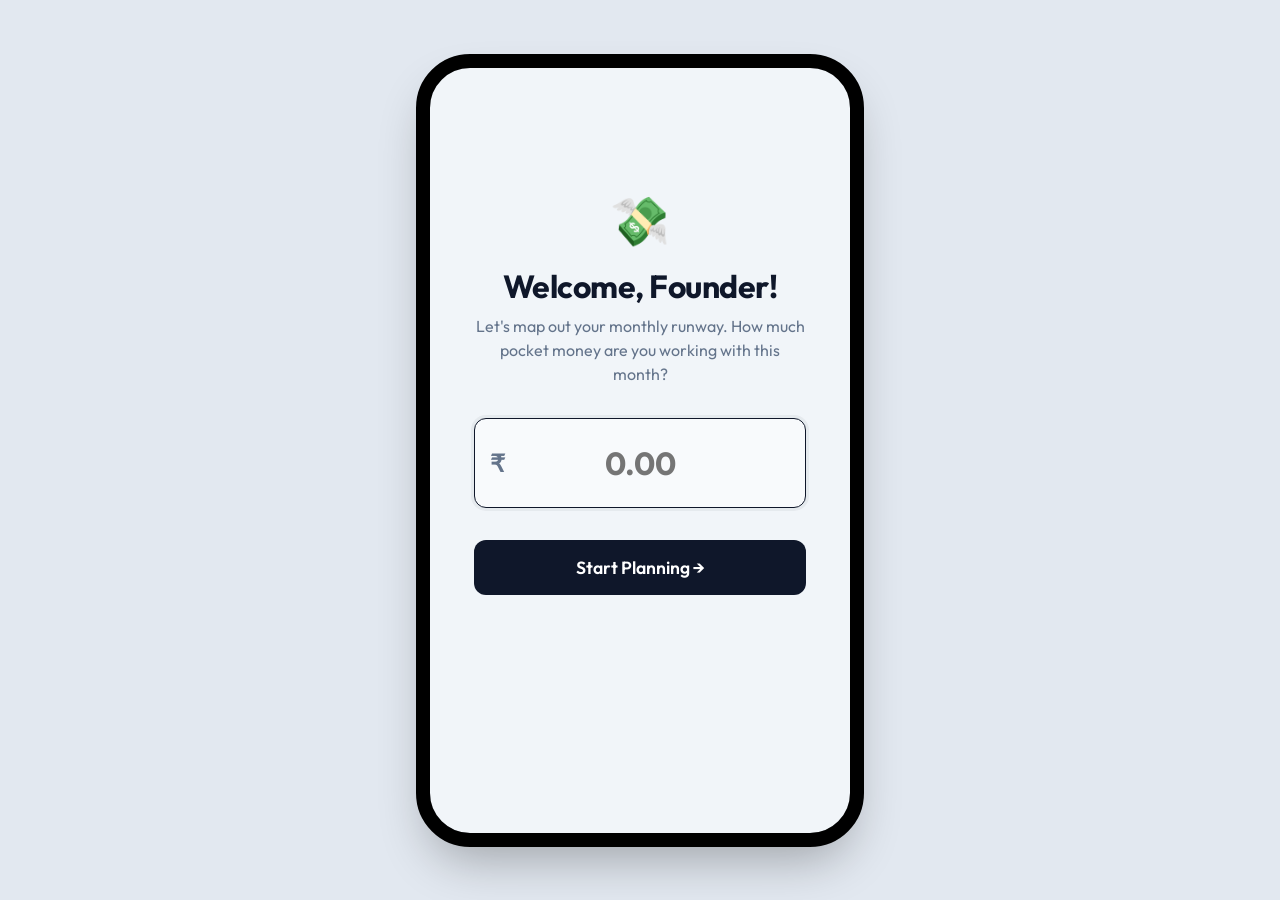
<file: index.html>
<!DOCTYPE html>
<html lang="en">
<head>
    <meta charset="UTF-8">
    <meta name="viewport" content="width=device-width, initial-scale=1.0, maximum-scale=1.0, user-scalable=no">
    <title>Setup | Student Cash Coach</title>
    <script>
        const savedTheme = localStorage.getItem('scc_theme') || 'light';
        document.documentElement.setAttribute('data-theme', savedTheme);
    </script>
    <link href="https://fonts.googleapis.com/css2?family=Outfit:wght@300;400;600;700&display=swap" rel="stylesheet">
    <link rel="stylesheet" href="styles/base.css">
    <link rel="stylesheet" href="styles/layout.css">
    <link rel="stylesheet" href="styles/components.css">
    <style>
        .setup-container {
            display: flex; flex-direction: column; justify-content: center; min-height: 70vh;
        }
        .emoji-icon { font-size: 3rem; margin-bottom: 1rem; }
    </style>
</head>
<body>
    <div class="app-wrapper">
        <main class="container setup-container">
            <div class="card fade-in" style="text-align: center; border: none; box-shadow: none; background: transparent;">
                <div class="card-header">
                    <div class="emoji-icon">💸</div>
                    <h1>Welcome, Founder!</h1>
                    <p style="margin-top: 0.5rem;">Let's map out your monthly runway. How much pocket money are you working with this month?</p>
                </div>
                
                <form id="setup-form" class="setup-form" style="margin-top: 2rem;">
                    <div class="input-group" style="position: relative;">
                        <span style="position: absolute; left: 1rem; top: 50%; transform: translateY(-50%); font-size: 1.5rem; color: var(--text-secondary); font-weight: 600;">₹</span>
                        <input type="number" id="pocket-money" class="input-flat" required placeholder="0.00" min="1" step="any" autofocus style="text-align: center; font-size: 2rem; padding: 1.5rem; font-weight: 700;">
                    </div>
                    
                    <button type="submit" class="btn-primary" style="margin-top: 1rem;">
                        Start Planning →
                    </button>
                </form>
            </div>
        </main>
    </div>

    <script src="scripts/storage.js"></script>
    <script src="scripts/app.js"></script>
</body>
</html>
</file>
<file: styles/base.css>
/* ... existing styles untouched initially ... */
:root {
    /* Pristine Fintech Light Theme (Dull Off-White) */
    --bg-color: #F1F5F9; 
    --bg-surface: #F8FAFC;
    
    --text-primary: #0F172A;
    --text-secondary: #64748B;
    
    --accent-primary: #0F172A; /* Slate Black */
    --btn-text: #FFFFFF;
    --accent-hover: #334155;
    --accent-light: rgba(15, 23, 42, 0.05);

    --success: #10B981;
    --warning: #F59E0B;
    --danger: #EF4444;

    --border-color: #E2E8F0;
    
    /* Typography */
    --font-family: 'Outfit', sans-serif;
    
    /* Spacing & Radii */
    --radius-lg: 20px;
    --radius-md: 12px;
    --radius-sm: 8px;
    
    /* Shadows */
    --shadow-sm: 0 1px 3px rgba(0,0,0,0.05);
    --shadow-md: 0 4px 6px -1px rgba(0,0,0,0.05);
}

[data-theme="dark"] {
    --bg-color: #0F172A; 
    --bg-surface: #1E293B;
    
    --text-primary: #F8FAFC;
    --text-secondary: #94A3B8;
    
    --accent-primary: #3B82F6; /* Bright Trust Blue for dark mode */
    --btn-text: #FFFFFF;
    --accent-hover: #2563EB;
    --accent-light: rgba(59, 130, 246, 0.15);

    --border-color: #334155;
    
    --shadow-sm: 0 1px 3px rgba(0,0,0,0.3);
    --shadow-md: 0 4px 6px -1px rgba(0,0,0,0.3);
}

* {
    margin: 0;
    padding: 0;
    box-sizing: border-box;
}

body {
    background-color: var(--bg-color);
    color: var(--text-primary);
    font-family: var(--font-family);
    min-height: 100vh;
    overflow-x: hidden;
    -webkit-font-smoothing: antialiased;
    transition: background-color 0.3s, color 0.3s;
}

h1, h2, h3 { font-weight: 700; letter-spacing: -0.5px; }
h1 { font-size: 2rem; }
p { color: var(--text-secondary); line-height: 1.5; }

/* Base App Container Setup */
.app-wrapper {
    width: 100%;
    min-height: 100vh;
    background-color: var(--bg-color);
    position: relative;
    transition: background-color 0.3s;
}

/* Hard Mobile Mockup for Desktop users */
@media (min-width: 500px) {
    body {
        background-color: #E2E8F0; /* Clean grey outside phone */
        display: flex;
        justify-content: center;
        align-items: center;
    }
    
    [data-theme="dark"] body {
        background-color: #020617;
    }

    .app-wrapper {
        max-width: 420px;
        height: 85vh;
        min-height: unset;
        max-height: 850px;
        border-radius: 40px;
        outline: 14px solid #000; 
        box-shadow: 0 25px 50px rgba(0,0,0,0.3);
        margin: auto;
        overflow: hidden; /* Hide outer scroll to fake the phone frame */
        position: relative;
    }
}
</file>
<file: styles/layout.css>
.container {
    padding: 20px;
    padding-bottom: 120px; /* Space for bottom nav */
    height: 100vh;
    overflow-y: auto; /* Internal scrolling! */
    -webkit-overflow-scrolling: touch;
}

/* SPA Views */
.spa-view { display: none; animation: slideIn 0.3s ease forwards; }
.spa-view.active { display: block; }
@keyframes slideIn {
    from { opacity: 0; transform: translateY(10px); }
    to { opacity: 1; transform: translateY(0); }
}

/* Bottom Navigation */
.bottom-nav {
    position: fixed; bottom: 0; left: 50%; transform: translateX(-50%);
    width: 100%; max-width: 420px; background: var(--bg-surface);
    border-top: 1px solid var(--border-color);
    display: grid;
    grid-template-columns: 1fr 1fr auto 1fr 1fr;
    justify-items: center; align-items: end;
    padding: 0.5rem 0;
    padding-bottom: calc(0.5rem + env(safe-area-inset-bottom));
    z-index: 100; transition: background 0.3s, border-color 0.3s;
}

@media (min-width: 500px) {
    .container {
        height: 100%;
    }
    .bottom-nav {
        position: absolute; left: 0; transform: none; width: 100%;
        border-bottom-left-radius: 40px; border-bottom-right-radius: 40px;
    }
}

.nav-item {
    background: none; border: none; color: var(--text-secondary);
    display: flex; flex-direction: column; align-items: center; gap: 0.2rem;
    font-size: 0.75rem; font-weight: 500; cursor: pointer;
    font-family: var(--font-family); transition: color 0.2s ease;
    width: 100%; padding-bottom: 0.3rem; margin-top: 5px;
}

.nav-item .icon { font-size: 1.3rem; margin-bottom: 2px; }
.nav-item.active { color: var(--accent-primary); font-weight: 700;}
.nav-item.active .icon { transform: scale(1.1); }

/* Clean FAB */
.nav-fab-container {
    display: flex; justify-content: center; align-items: center;
    padding: 0 10px; margin-top: -25px; /* Pull it up out of the bar */
}

.nav-fab {
    background: var(--accent-primary); color: var(--btn-text) !important;
    width: 55px; height: 55px; border-radius: 50%;
    display: flex; justify-content: center; align-items: center;
    font-size: 1.8rem !important; box-shadow: 0 10px 20px var(--accent-light);
    transition: transform 0.2s, background 0.2s; border: none; cursor: pointer;
}
.nav-fab:hover { background: var(--accent-hover); transform: scale(1.05); }
.nav-fab .icon { margin: 0; transform: none !important; font-weight: 300;}
</file>
<file: styles/components.css>
/* Cards */
.card {
    background: var(--bg-surface);
    border: 1px solid var(--border-color);
    border-radius: var(--radius-lg);
    padding: 1.5rem;
    margin-bottom: 1rem;
    box-shadow: var(--shadow-sm);
    transition: background 0.3s, border-color 0.3s;
}

.card-header { margin-bottom: 1rem; }

/* Forms & Inputs */
.input-group { margin-bottom: 1rem; }
.input-group label { display: block; margin-bottom: 0.5rem; font-size: 0.9rem; font-weight: 600; color: var(--text-secondary); }

.input-flat {
    width: 100%;
    background: var(--bg-color);
    border: 1px solid var(--border-color);
    border-radius: var(--radius-md);
    padding: 1rem;
    font-size: 1.1rem;
    font-family: var(--font-family);
    color: var(--text-primary);
    transition: all 0.2s;
}

.input-flat:focus {
    outline: none;
    border-color: var(--accent-primary);
    background: var(--bg-surface);
    box-shadow: 0 0 0 3px var(--accent-light);
}

/* Clean UI Number Drop */
input::-webkit-outer-spin-button, input::-webkit-inner-spin-button { -webkit-appearance: none; margin: 0; }
input[type=number] { appearance: textfield; }

/* Buttons */
.btn-primary {
    background: var(--accent-primary);
    color: var(--btn-text);
    border: none;
    padding: 1rem 1.5rem;
    width: 100%;
    font-size: 1.1rem;
    font-weight: 600;
    border-radius: var(--radius-md);
    cursor: pointer;
    font-family: var(--font-family);
    transition: background 0.2s;
}
.btn-primary:active { transform: translateY(1px); }
.btn-primary:hover { background: var(--accent-hover); }

.btn-danger {
    background: transparent;
    color: var(--danger);
    border: 1px solid var(--danger);
    padding: 1rem 1.5rem;
    width: 100%;
    font-size: 1rem;
    font-weight: 600;
    border-radius: var(--radius-md);
    cursor: pointer;
    font-family: var(--font-family);
}
.btn-danger:hover { background: rgba(239, 68, 68, 0.1); }

/* Health Score Widget */
.health-widget {
    display: flex; align-items: center; gap: 1rem; padding: 1rem; background: var(--bg-surface); border: 1px solid var(--border-color); border-radius: var(--radius-lg); transition: background 0.3s;
}
.health-grade { display: flex; justify-content: center; align-items: center; width: 60px; height: 60px; border-radius: 50%; font-size: 2rem; font-weight: 700; transition: color 0.3s, background 0.3s;}
.grade-A { background: rgba(16, 185, 129, 0.1); color: var(--success); }
.grade-B { background: var(--accent-light); color: var(--accent-primary); }
.grade-C { background: rgba(245, 158, 11, 0.1); color: var(--warning); }
.grade-D { background: rgba(239, 68, 68, 0.1); color: var(--danger); }

/* iOS style Toggle Switch */
.theme-switch-wrapper {
    display: flex; align-items: center; justify-content: space-between; width: 100%; padding: 1rem 0; border-bottom: 1px solid var(--border-color);
}
.theme-switch {
    position: relative; display: inline-block; width: 50px; height: 28px;
}
.theme-switch input { opacity: 0; width: 0; height: 0; }
.slider-round {
    position: absolute; cursor: pointer; top: 0; left: 0; right: 0; bottom: 0; background-color: #ccc; transition: .4s; border-radius: 34px;
}
.slider-round:before {
    position: absolute; content: ""; height: 20px; width: 20px; left: 4px; bottom: 4px; background-color: white; transition: .4s; border-radius: 50%;
}
input:checked + .slider-round { background-color: var(--accent-primary); }
input:checked + .slider-round:before { transform: translateX(22px); }

/* Toasts */
.toast {
    position: fixed; top: 20px; left: 50%; transform: translate(-50%, -150%);
    background: var(--text-primary); color: var(--bg-surface); padding: 1rem 1.5rem;
    border-radius: var(--radius-md); box-shadow: var(--shadow-md);
    z-index: 1000; transition: transform 0.3s cubic-bezier(0.175, 0.885, 0.32, 1.275);
    display: flex; align-items: center; gap: 0.8rem; width: 90%; max-width: 400px;
}
.toast.error { background: var(--danger); color: white;}
.toast.show { transform: translate(-50%, 0); }
</file>
